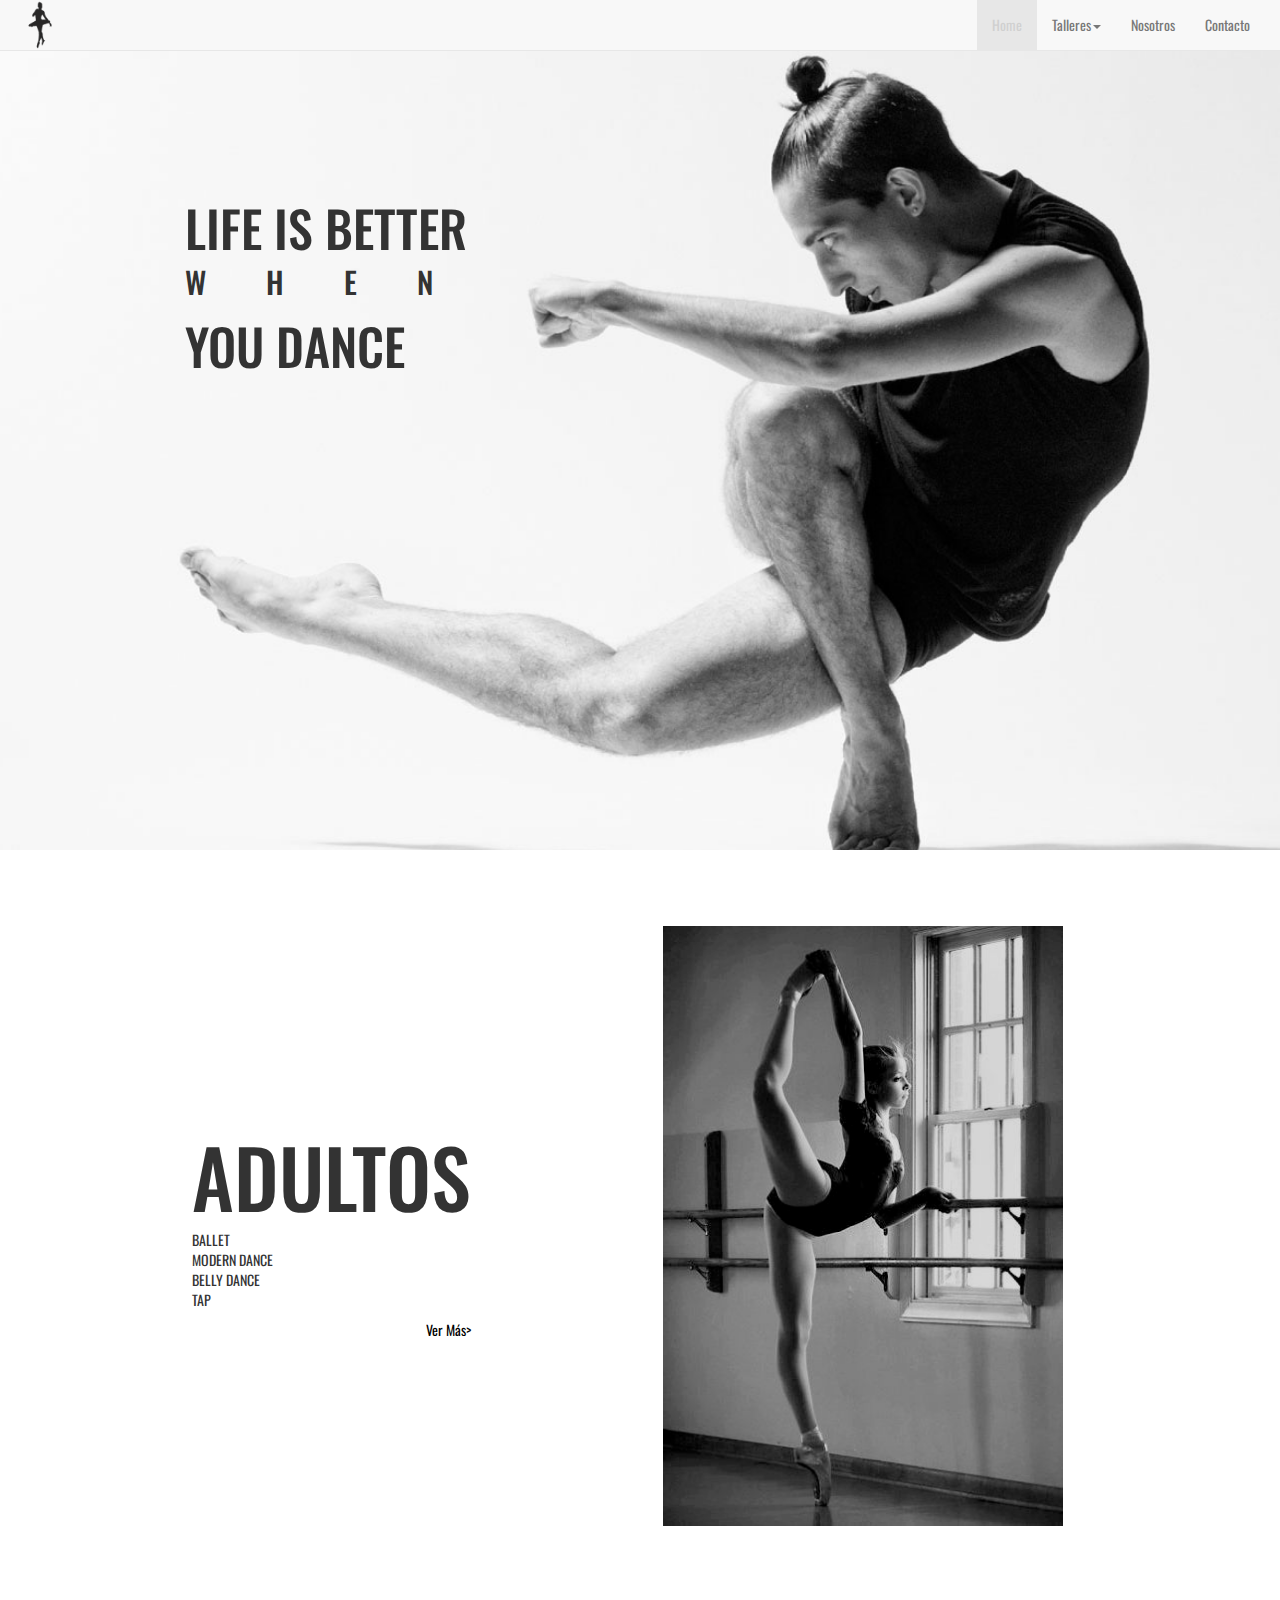
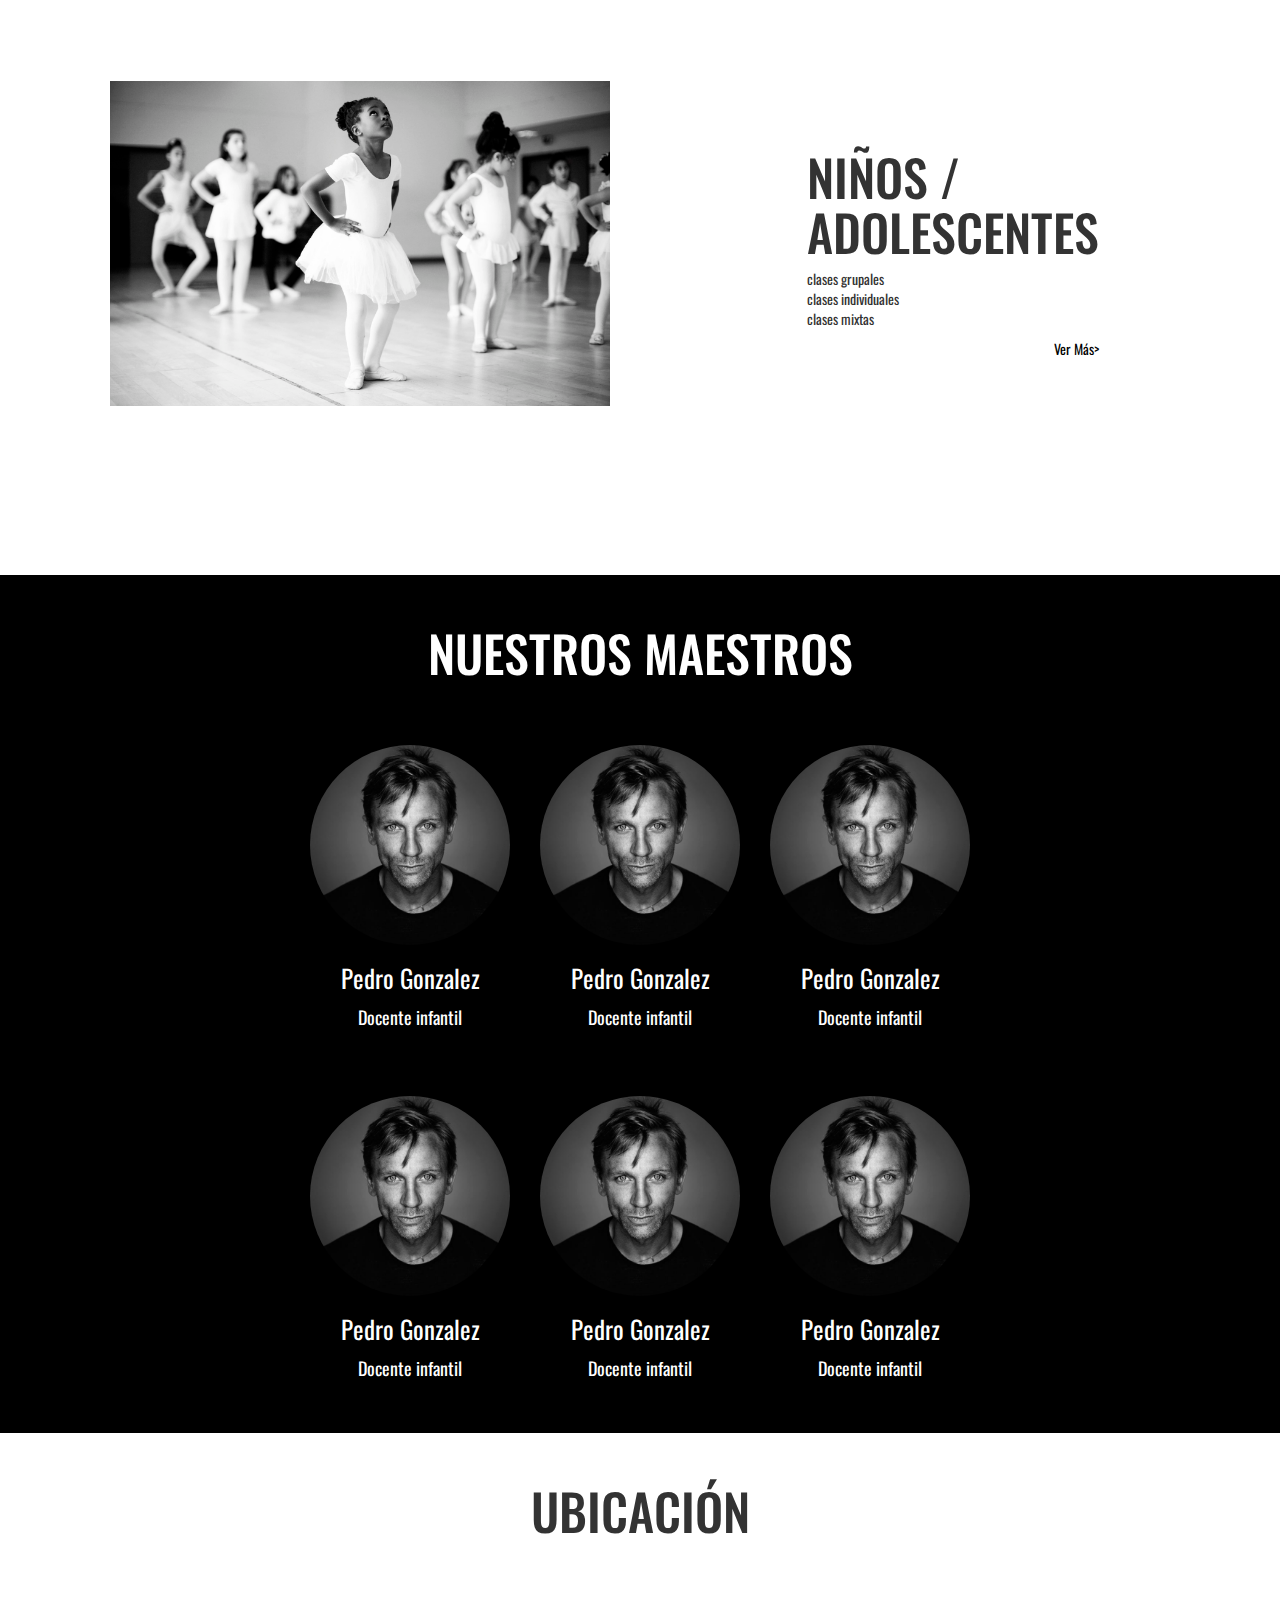
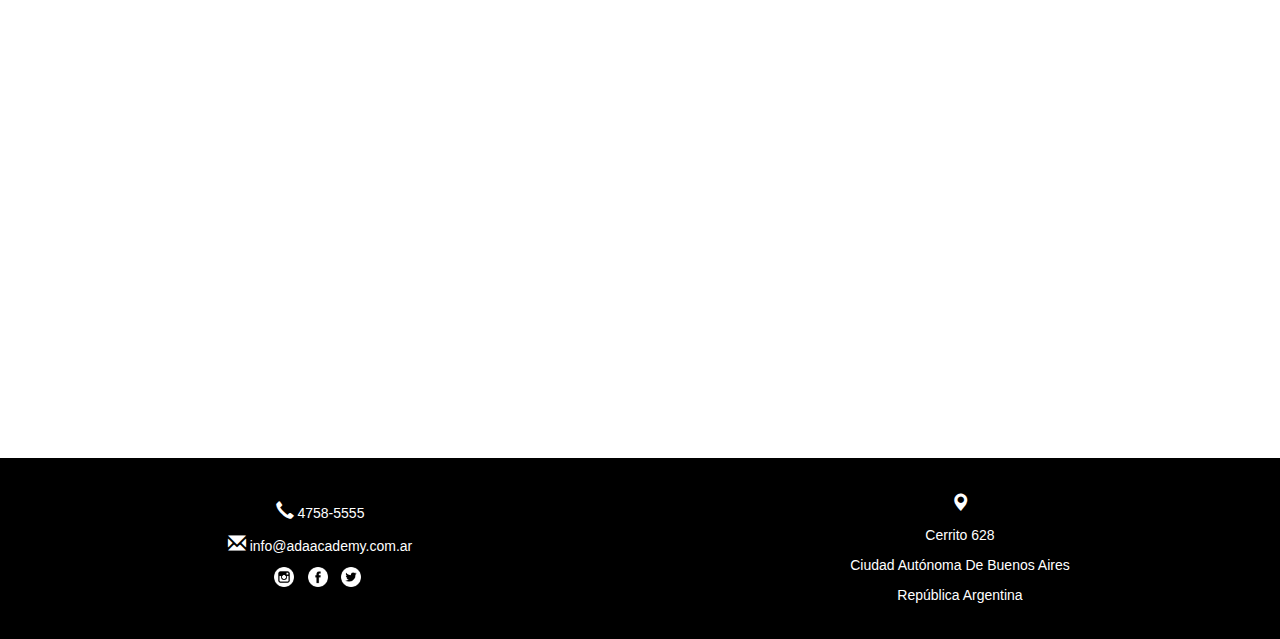
<file: index.html>
<!DOCTYPE html>
<html lang="en">

<head>
    <meta charset="UTF-8">
    <title>Ada Academy - HOME</title>
    <link rel="stylesheet" type="text/css" href="css/bootstrap/css/bootstrap.min.css">
    <link href="https://fonts.googleapis.com/css?family=Oswald:500" rel="stylesheet">
    <link rel="stylesheet" type="text/css" href="css/style.css">
     <script type="text/javascript" src="javascript/jquery-3.2.1.min.js"></script>
    <script type="text/javascript" src="css/bootstrap/js/bootstrap.min.js"></script>
  
</head>

<body>
    <div class="container-fluid">
        
            <header class="row">
            <nav class="col-lg-12 col-md-12 col-sm-12 col-xs-12 navbar navbar-default navbar-fixed-top navegador">
                <div class="navbar-header">
                    <img class="pull-left img-responsive hidden-lg hidden-md" src="img/logo.png" alt="">
                    <img class="pull-left img-responsive hidden-sm hidden-xs" src="img/logo.png" alt="">
                    <button type="button" class="navbar-toggle btn btn-lg pull-right" data-toggle="collapse" data-target="#myFirstNavbar">
                        <span class="glyphicon glyphicon-menu-hamburger" aria-hidden="true"></span>
                    </button>
                </div>
                <div class="collapse navbar-collapse" id="myFirstNavbar">
                    <ul class="nav navbar-nav pull-right hidden-xs ulLg">
                        <li class="active"><a href="index.html">Home</a></li>
                        <li class="dropdown">
                            <a class="dropdown-toggle" data-toggle="dropdown" href="../html/Nosotros.html">Talleres<span class="caret"></span></a>
                            <ul class="dropdown-menu" id="ulXs">
                                <li class="well-sm"><a href="adults.html">Adults</a></li>
                                <li class="well-sm"><a href="../html/Nosotros.html#Nuestras Instalaciones">Niños / Adolescentes</a></li>
                                

                            </ul>
                        </li>
                        <li><a href="us.html">Nosotros</a></li>
                       
                        <li><a href="../html/contact.html">Contacto</a></li>
                    </ul>
                    <ul class="nav navbar-nav hidden-lg hidden-md hidden-sm" id="ulXs">
                        <li ><a href="index.html">Home</a></li>
                       
                        </li>.
                        <li><a href="us.html">Nosotros</a></li>
                        <li ><a href="contacto.html">Contacto</a></li>
                    </ul>
                </div>
            </nav>
            </header>
      
        
    
            <main class="row mainMargenes">
                <div class="col-lg-12 col-md-12 col-sm-12 col-xs-12" id="inicio">
                <div id="titulo">
                    <h2>
                        LIFE IS BETTER
                    </h2>
                    <h4>WHEN</h4>
                    <h2>YOU DANCE</h2>
                </div>
                </div>
            
                <div id="adultos" class="col-lg-12 col-md-12 col-sm-12 col-xs-12">
                <div class='contenido'>
                    <h2>ADULTOS</h2>
                    <p>BALLET
                        <br> MODERN DANCE
                        <br> BELLY DANCE
                        <br> TAP
                        <br> </p>
                    <a href="adults.html">Ver Más></a>
                </div>
                <div>
                    <img src="img/segunda.jpg">
                </div>
                </div>
                <div id="niños" class="col-lg-12 col-md-12 col-sm-12 col-xs-12">
                <div class="contenido">
                    <h2>NIÑOS / <br> ADOLESCENTES</h2>
                    <p>clases grupales
                        <br>clases individuales
                        <br> clases mixtas</p>
                    <a href="#">Ver Más></a>
                </div>
                <div>
                    <img src="img/niños.jpg">
                </div>
                </div>
                <div id="title" class="col-lg-12 col-md-12 col-sm-12 col-xs-12" id="master">
                    <h2>NUESTROS MAESTROS</h2>
                <div class="col-lg-6 col-md-6 col-sm-6 col-xs-6 maestros">
                    <figure>
                        <img src="img/docente 3.jpg" class="img-responsive">
                        <figcaption>Pedro Gonzalez
                        <br><span>Docente infantil</span></figcaption>
                    </figure>

                    <figure>
                    <img src="img/docente 3.jpg" class="img-responsive">
                    <figcaption>Pedro Gonzalez
                        <br><span>Docente infantil</span></figcaption>
                    </figure>
                    
                    <figure>
                    <img src="img/docente 3.jpg" class="img-responsive">
                    <figcaption>Pedro Gonzalez
                        <br><span>Docente infantil</span></figcaption>
                    </figure>
                </div> <!-- cierro div maestros 1 -->

                <div class="col-lg-6 col-md-6 col-sm-6 col-xs-6 maestros">
                <figure>
                    <img src="img/docente 3.jpg" class="img-responsive">
                    <figcaption>Pedro Gonzalez
                        <br><span>Docente infantil</span></figcaption>
                </figure>
                <figure>
                    <img src="img/docente 3.jpg" class="img-responsive">
                    <figcaption>Pedro Gonzalez
                        <br><span>Docente infantil</span></figcaption>
                </figure>
                <figure>
                    <img src="img/docente 3.jpg" class="img-responsive">
                    <figcaption>Pedro Gonzalez
                        <br><span>Docente infantil</span></figcaption>
                </figure>
            </div><!-- cierro div maestros 2-->
            </div><!-- cierro div master -->
            
            <div id="mapa" class="col-lg-12 col-md-12 col-sm-12 col-xs-12">
                <h2>UBICACIÓN</h2>
                <iframe src="https://www.google.com/maps/embed?pb=!1m18!1m12!1m3!1d3284.8657807684767!2d-58.437199685104844!3d-34.58226256386951!2m3!1f0!2f0!3f0!3m2!1i1024!2i768!4f13.1!3m3!1m2!1s0x95bcb58f588cf76f%3A0x40b4aa03b95377bf!2sGrupo+Vi-Da!5e0!3m2!1ses!2sar!4v1512769958961" width="1480" height="500" frameborder="0" style="border:0" allowfullscreen></iframe>
            </div>
            </main>
        
        <footer class="footer text-center" id="footerMarg">
            <div class="row footerMine">
                <div class="col-md-6 col-sm-12" id="redes">
                <ul class="well-lg">
                    <li>
                        <p><span class="glyphicon glyphicon-earphone" style="white"></span> 4758-5555</p>
                    </li>
                    <li>
                        <p><span class="glyphicon glyphicon-envelope"></span> info@adaacademy.com.ar</p>
                    </li>
                    <li>
                        <ul class="list-inline">
                            <li><a href="#"><img src="img/instagram.png" alt=""></a></li>
                            <li><a href="#"><img src="img/facebook.png" alt=""></a></li>
                            <li><a href="#"><img src="img/twitter.png" alt=""></a></li>
                        </ul>
                    </li>
                </ul>
                </div>
                <div class="col-md-6 col-sm-12">
                <div class="caption text-center well-lg">
                    <p><span class="glyphicon glyphicon-map-marker"></span></p>
                    <p>Cerrito 628</p>
                    <p>Ciudad Autónoma De Buenos Aires</p>
                    <p>República Argentina</p>
                </div>
                </div>
            </div><!-- estilosfooter -->
        </footer>
    </div>
</body>

</html>
</file>
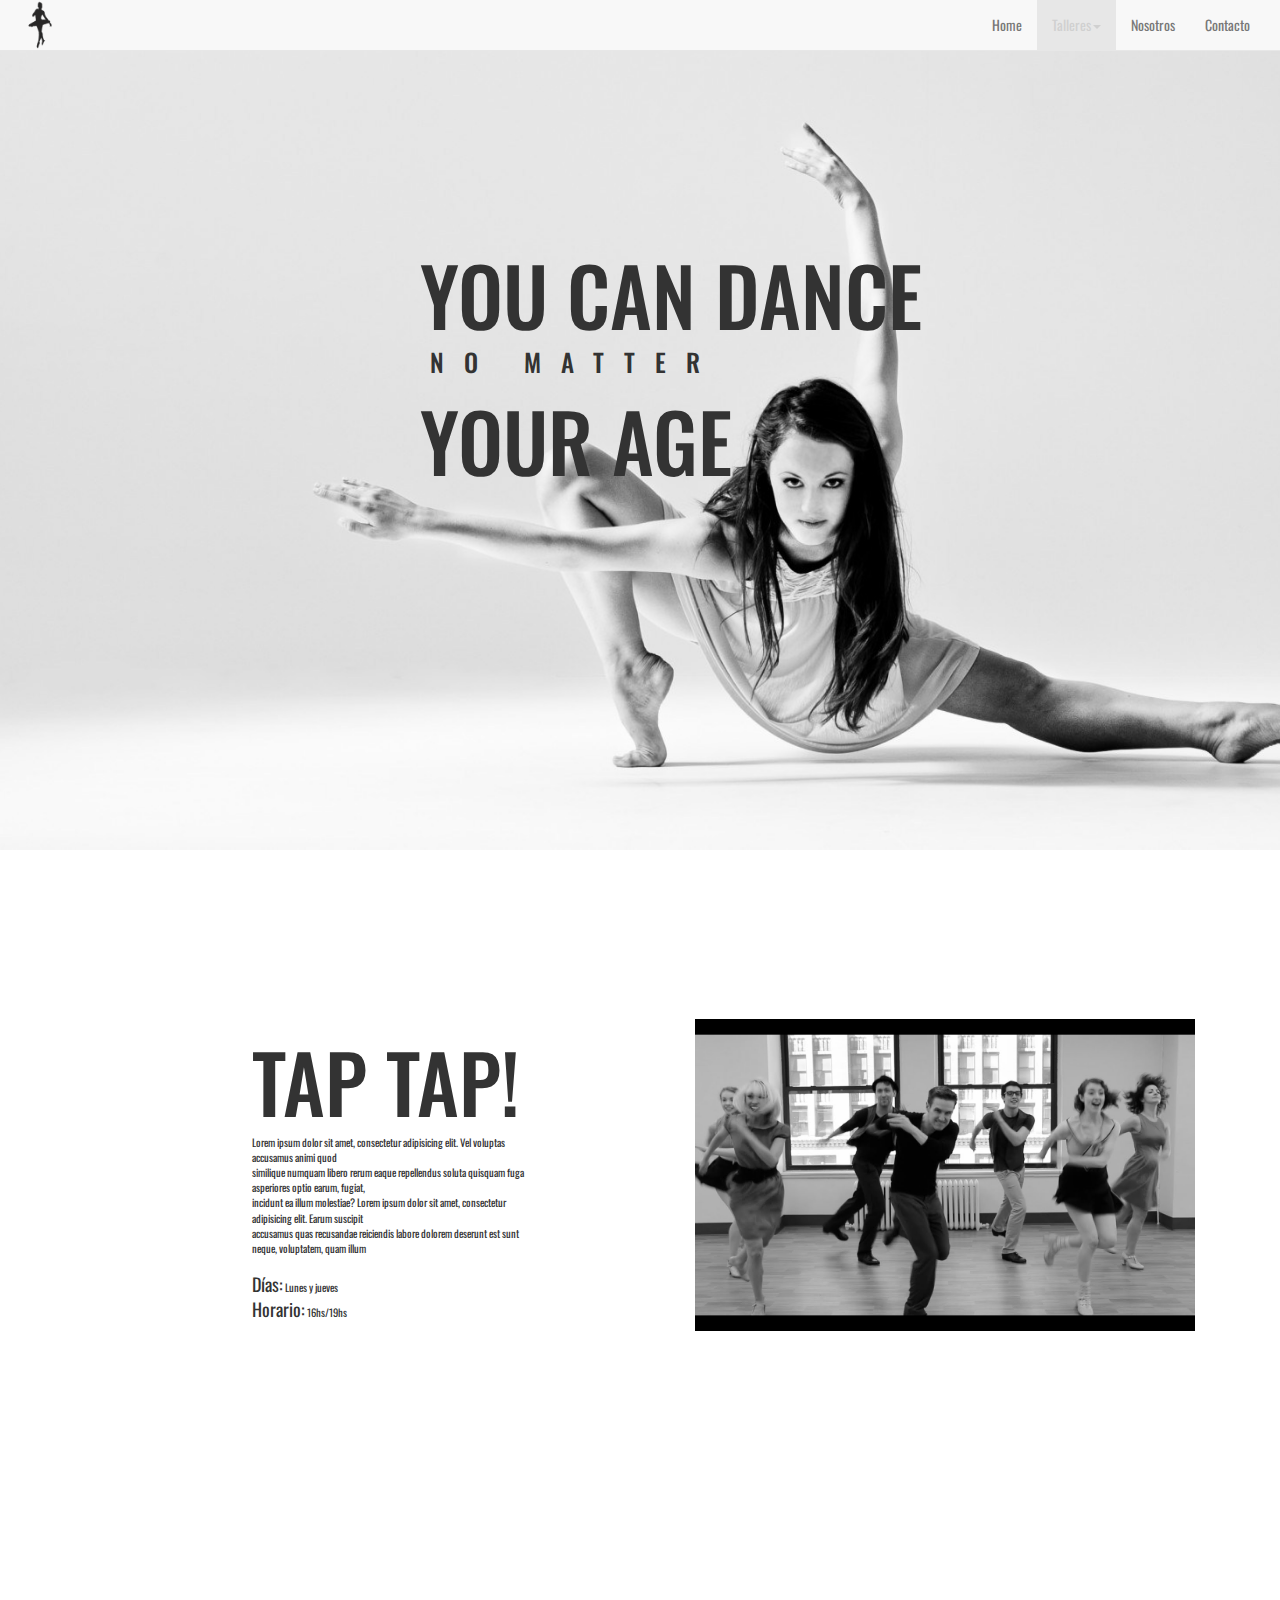
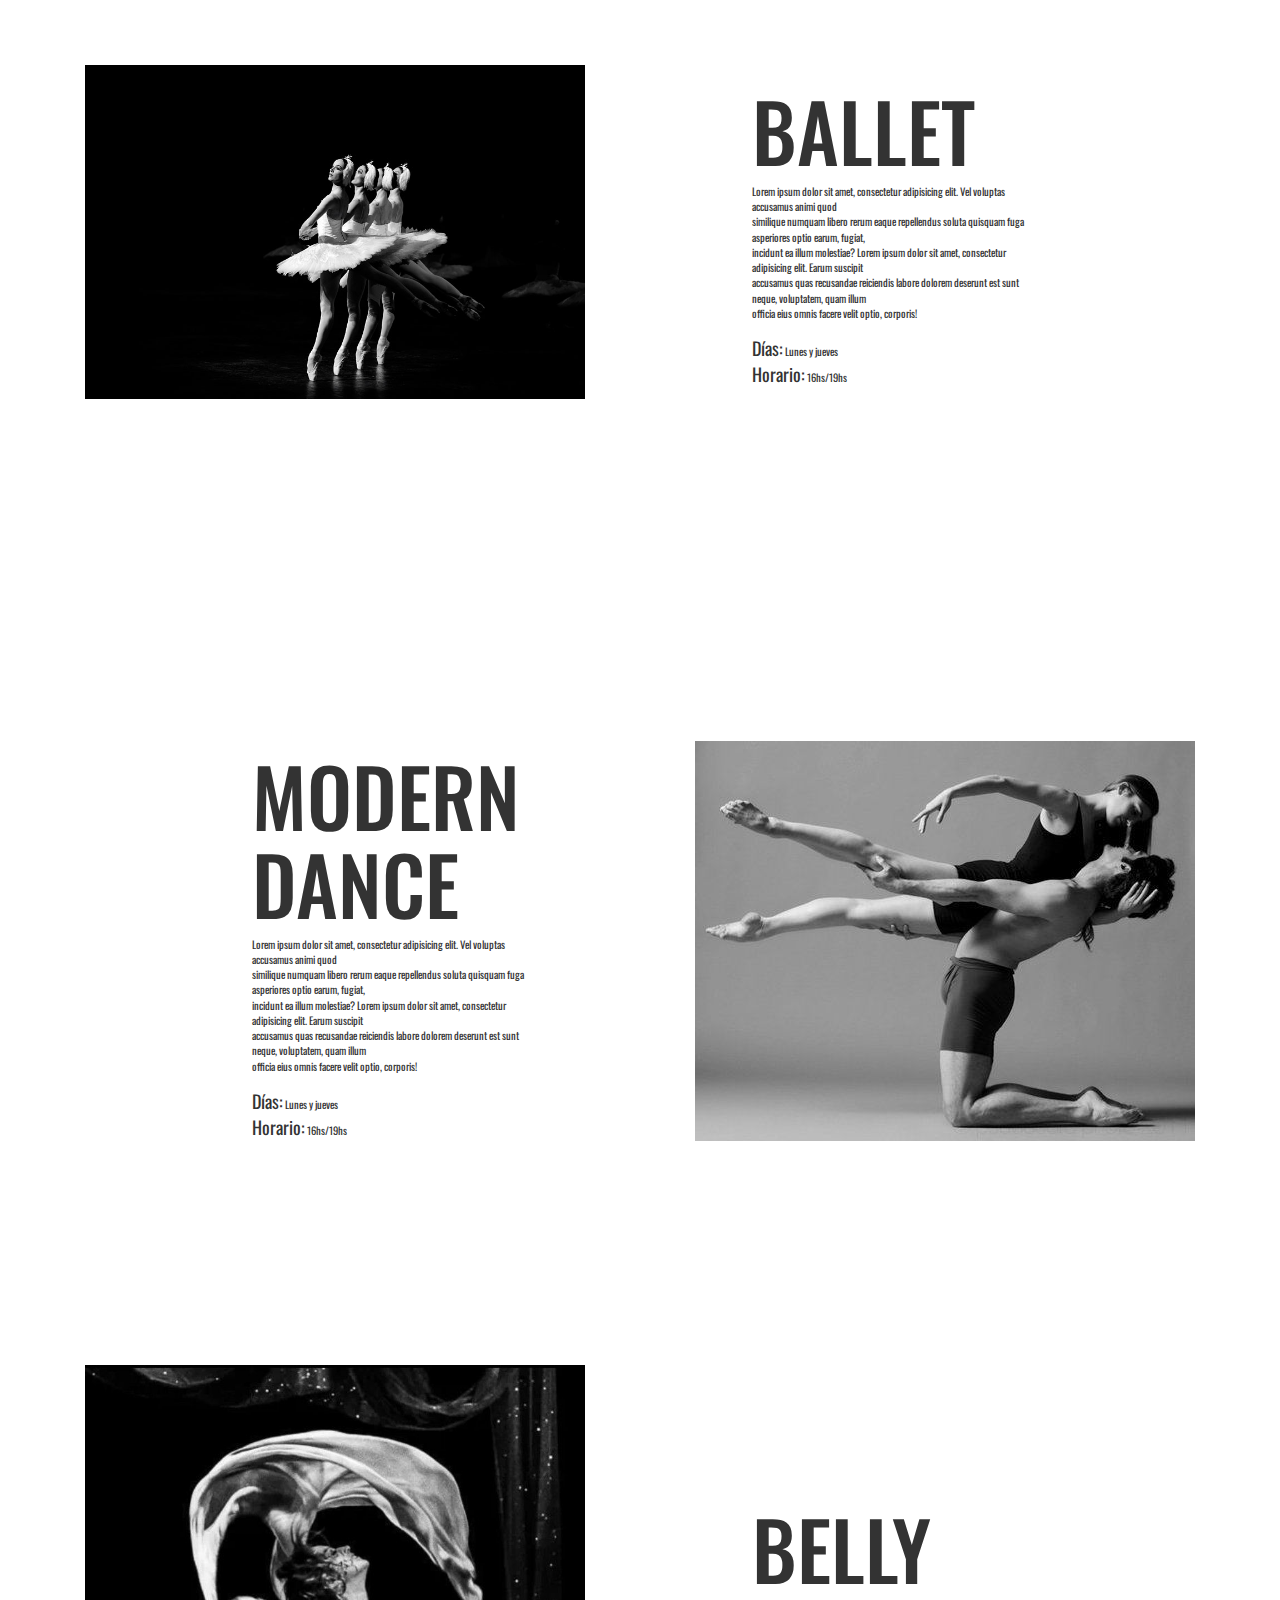
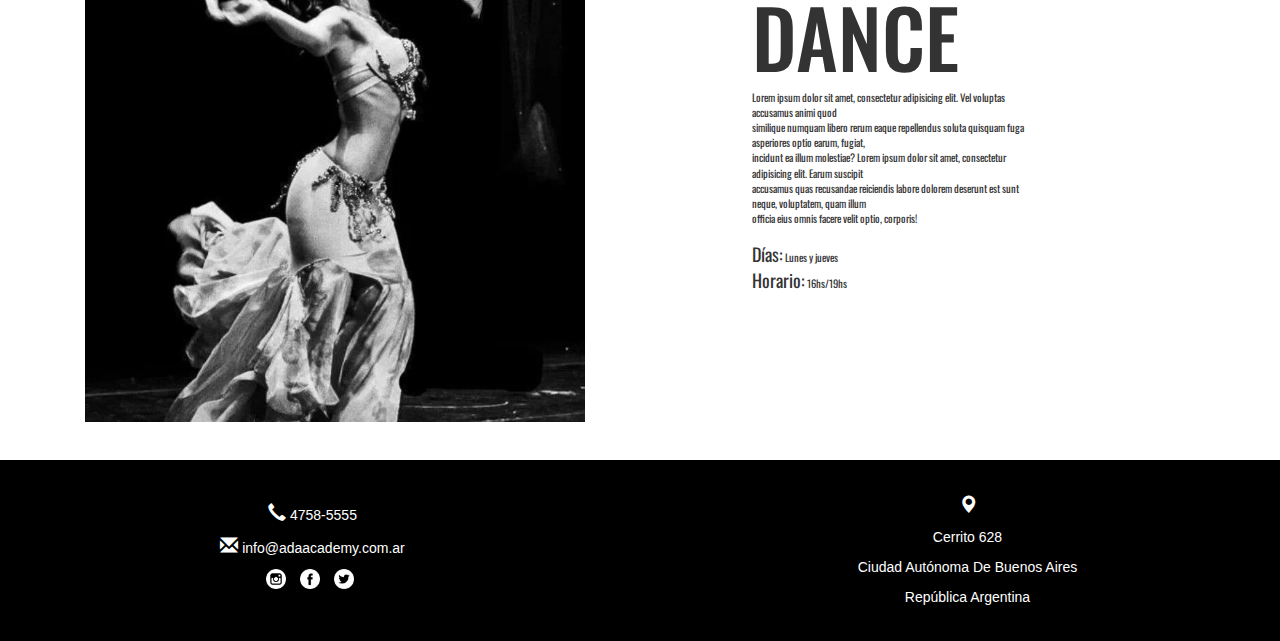
<file: adults.html>
<!DOCTYPE html>
<html lang="en">

<head>
    <meta charset="UTF-8">
    <title>Ada Academy - ADULTOS</title>
    <link rel="stylesheet" type="text/css" href="css/bootstrap/css/bootstrap.min.css">
    <link href="https://fonts.googleapis.com/css?family=Oswald:500" rel="stylesheet">
    <link rel="stylesheet" type="text/css" href="css/style.css">
     <script type="text/javascript" src="javascript/jquery-3.2.1.min.js"></script>
    <script type="text/javascript" src="css/bootstrap/js/bootstrap.min.js"></script>
  
    <link rel="stylesheet" type="text/css" href="css/adultos.css">
</head>

<body>
    <!--<div class="container-fluid">-->
        <header class="row">
            <nav class="col-lg-12 col-md-12 col-sm-12 col-xs-12 navbar navbar-default navbar-fixed-top navegador">
                <div class="navbar-header">
                    <img class="pull-left img-responsive hidden-lg hidden-md" src="img/logo.png" alt="">
                    <img class="pull-left img-responsive hidden-sm hidden-xs" src="img/logo.png" alt="">
                    <button type="button" class="navbar-toggle btn btn-lg pull-right" data-toggle="collapse" data-target="#myFirstNavbar">
                        <span class="glyphicon glyphicon-menu-hamburger" aria-hidden="true"></span>
                    </button>
                </div>
                <div class="collapse navbar-collapse" id="myFirstNavbar">
                    <ul class="nav navbar-nav pull-right hidden-xs ulLg">
                        <li ><a href="index.html">Home</a></li>
                        <li class="dropdown active">
                            <a class="dropdown-toggle" data-toggle="dropdown" href="../html/Nosotros.html">Talleres<span class="caret"></span></a>
                            <ul class="dropdown-menu" id="ulXs">
                                <li class="well-sm"><a href="adults.html">Adults</a></li>
                                <li class="well-sm"><a href="../html/Nosotros.html#Nuestras Instalaciones">Niños / Adolescentes</a></li>
                                

                            </ul>
                        </li>
                        <li><a href="us.html">Nosotros</a></li>
                       
                        <li><a href="../html/contact.html">Contacto</a></li>
                    </ul>
                    <ul class="nav navbar-nav hidden-lg hidden-md hidden-sm" id="ulXs">
                        <li ><a href="index.html">Home</a></li>
                       
                        </li>.
                        <li><a href="us.html">Nosotros</a></li>
                        <li ><a href="contact.html">Contacto</a></li>
                    </ul>
                </div>
            </nav>
        </header>
        <!--______________________________________________________-->
        <main class="row mainMargenes">
            <div class="col-lg-12 col-md-12 col-sm-12 col-xs-12" id="adults">
               <div id="matter">
                <h2>
                    YOU CAN DANCE
                </h2>
                <h4>NO MATTER</h4>
                <h2>YOUR AGE</h2>
            </div>
            </div>
        </main>

        <div class="container">
            <div id="tap" class="col-md-12 col-sm-6  dancing">
                <div class="contenido">
                    <h2>TAP TAP!</h2>
                    <p>Lorem ipsum dolor sit amet, consectetur adipisicing elit. Vel voluptas accusamus animi quod
                        <br>similique numquam libero rerum eaque repellendus soluta quisquam fuga asperiores optio earum, fugiat,
                        <br> incidunt ea illum molestiae? Lorem ipsum dolor sit amet, consectetur adipisicing elit. Earum suscipit
                        <br> accusamus quas recusandae reiciendis labore dolorem deserunt est sunt neque, voluptatem, quam illum
                        <br><br><span>Días:</span> Lunes y jueves
                        <br><span>Horario:</span> 16hs/19hs</p>
                    
                </div>
                <div>
                    <img src="img/tap.jpg">
                </div>
            </div>
                <div id="ballet" class="col-md-12 col-sm-6 dancing">
                    <div class="contenido">
                        <h2>BALLET</h2>
                       <p>Lorem ipsum dolor sit amet, consectetur adipisicing elit. Vel voluptas accusamus animi quod
                        <br>similique numquam libero rerum eaque repellendus soluta quisquam fuga asperiores optio earum, fugiat,
                        <br> incidunt ea illum molestiae? Lorem ipsum dolor sit amet, consectetur adipisicing elit. Earum suscipit
                        <br> accusamus quas recusandae reiciendis labore dolorem deserunt est sunt neque, voluptatem, quam illum
                        <br>officia eius omnis facere velit optio, corporis!<br><br><span>Días:</span> Lunes y jueves
                        <br><span>Horario:</span> 16hs/19hs</p>
                    </div>
                    <div>
                        <img src="img/ballet.jpg">
                    </div>
                </div>
                    <div id="modern" class="col-md-12 col-sm-6  dancing">
                        <div class="contenido">
                            <h2>MODERN DANCE</h2>
                            <p>Lorem ipsum dolor sit amet, consectetur adipisicing elit. Vel voluptas accusamus animi quod
                        <br>similique numquam libero rerum eaque repellendus soluta quisquam fuga asperiores optio earum, fugiat,
                        <br> incidunt ea illum molestiae? Lorem ipsum dolor sit amet, consectetur adipisicing elit. Earum suscipit
                        <br> accusamus quas recusandae reiciendis labore dolorem deserunt est sunt neque, voluptatem, quam illum
                        <br>officia eius omnis facere velit optio, corporis!<br><br><span>Días:</span> Lunes y jueves
                        <br><span>Horario:</span> 16hs/19hs</p>
                        </div>
                        <div>
                            <img src="img/contem.jpg">
                        </div>
                    </div>
                        <div id="belly" class="col-md-12 col-sm-6  dancing">
                            <div class='contenido'>
                                <h2>BELLY DANCE</h2>
                                 <p>Lorem ipsum dolor sit amet, consectetur adipisicing elit. Vel voluptas accusamus animi quod
                        <br>similique numquam libero rerum eaque repellendus soluta quisquam fuga asperiores optio earum, fugiat,
                        <br> incidunt ea illum molestiae? Lorem ipsum dolor sit amet, consectetur adipisicing elit. Earum suscipit
                        <br> accusamus quas recusandae reiciendis labore dolorem deserunt est sunt neque, voluptatem, quam illum
                        <br>officia eius omnis facere velit optio, corporis!<br><br><span>Días:</span> Lunes y jueves
                        <br><span>Horario:</span> 16hs/19hs</p>                          </div>  
                            <div>
                                <img src="img/arabic.jpg">
                            </div>
                            </div>
                        </div>
            </div>
       <footer class="footer text-center" id="footerMarg">
            <div class="row footerMine">
                <div class="col-md-6 col-sm-12" id="redes">
                <ul class="well-lg">
                    <li>
                        <p><span class="glyphicon glyphicon-earphone" style="white"></span> 4758-5555</p>
                    </li>
                    <li>
                        <p><span class="glyphicon glyphicon-envelope"></span> info@adaacademy.com.ar</p>
                    </li>
                    <li>
                        <ul class="list-inline">
                            <li><a href="#"><img src="img/instagram.png" alt=""></a></li>
                            <li><a href="#"><img src="img/facebook.png" alt=""></a></li>
                            <li><a href="#"><img src="img/twitter.png" alt=""></a></li>
                        </ul>
                    </li>
                </ul>
                </div>
                <div class="col-md-6 col-sm-12">
                <div class="caption text-center well-lg">
                    <p><span class="glyphicon glyphicon-map-marker"></span></p>
                    <p>Cerrito 628</p>
                    <p>Ciudad Autónoma De Buenos Aires</p>
                    <p>República Argentina</p>
                </div>
                </div>
            </div><!-- estilosfooter -->
        </footer>
</body>

</html>
</file>
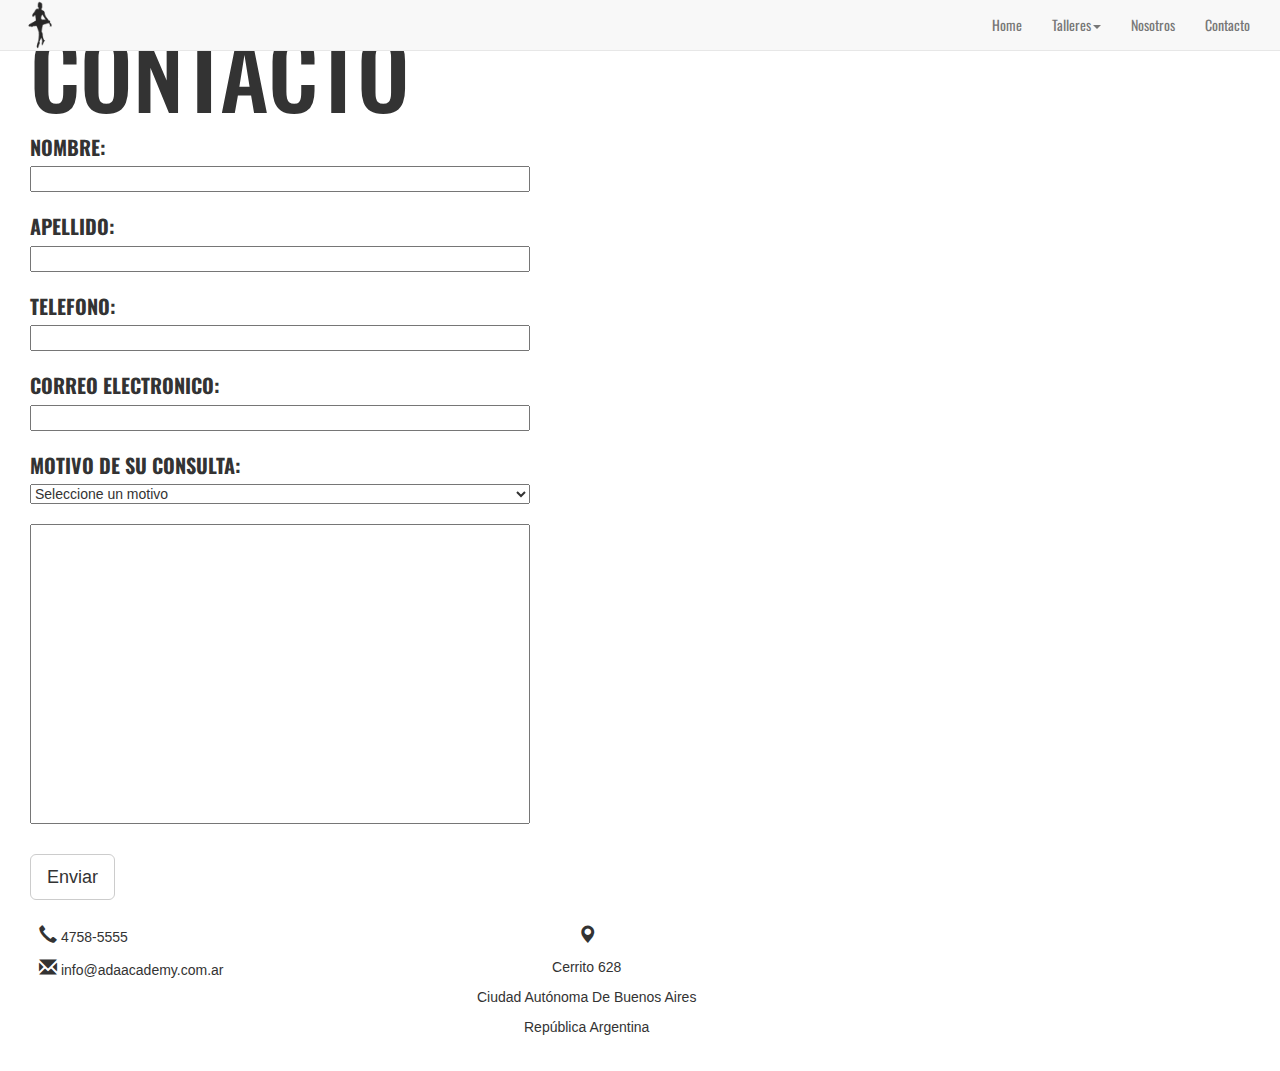
<file: contact.html>
<!DOCTYPE html>
<html lang="en">

<head>
    <meta charset="UTF-8">
    <title>Ada Academy - CONTACTO</title>
    <link rel="stylesheet" type="text/css" href="css/bootstrap/css/bootstrap.min.css">
    <link href="https://fonts.googleapis.com/css?family=Oswald:500" rel="stylesheet">
    <link rel="stylesheet" type="text/css" href="css/style.css">
     <script type="text/javascript" src="javascript/jquery-3.2.1.min.js"></script>
    <script type="text/javascript" src="css/bootstrap/js/bootstrap.min.js"></script>
   <script type="text/javascript" src="javascript/formulario.js"></script>
    <link rel="stylesheet" type="text/css" href="css/contacto.css">
</head>

<body>
    <div class="container-fluid">
        <header class="row">
            <nav class="col-lg-12 col-md-12 col-sm-12 col-xs-12 navbar navbar-default navbar-fixed-top navegador">
                <div class="navbar-header">
                    <img class="pull-left img-responsive hidden-lg hidden-md" src="img/logo.png" alt="">
                    <img class="pull-left img-responsive hidden-sm hidden-xs" src="img/logo.png" alt="">
                    <button type="button" class="navbar-toggle btn btn-lg pull-right" data-toggle="collapse" data-target="#myFirstNavbar">
                        <span class="glyphicon glyphicon-menu-hamburger" aria-hidden="true"></span>
                    </button>
                </div>
                <div class="collapse navbar-collapse" id="myFirstNavbar">
                    <ul class="nav navbar-nav pull-right hidden-xs ulLg">
                        <li><a href="index.html">Home</a></li>
                        <li class="dropdown">
                            <a class="dropdown-toggle" data-toggle="dropdown" href="../html/Nosotros.html">Talleres<span class="caret"></span></a>
                            <ul class="dropdown-menu" id="ulXs">
                                <li class="well-sm"><a href="adults.html">Adults</a></li>
                                <li class="well-sm"><a href="../html/Nosotros.html#Nuestras Instalaciones">Niños / Adolescentes</a></li>
                                

                            </ul>
                        </li>
                        <li><a href="us.html">Nosotros</a></li>
                       
                        <li><a href="../html/contact.html">Contacto</a></li>
                    </ul>
                    <ul class="nav navbar-nav hidden-lg hidden-md hidden-sm" id="ulXs">
                        <li ><a href="index.html">Home</a></li>
                       
                        </li>.
                        <li><a href="us.html">Nosotros</a></li>
                        <li class="active"><a href="#">Contacto</a></li>
                    </ul>
                </div>
            </nav>
        </header>
        <!--//////////////////////////////////////////////////////////////////////////////////////////////////////////////////////////////////////////////////////////////-->
        <main>
            <div class="col-lg-12 col-md-12 col-sm-12 col-xs-12">
                <h1>CONTACTO</h1>
            </div>
            <div class="col-lg-12 col-md-12 col-sm-12 col-xs-12">
                <form id="form">
                    <label>NOMBRE:</label>
                    <input type="text" name="nombre" id="nombre">
                    <label>APELLIDO:</label>
                    <input type="text" name="apellido" id="apellido">
                    <label>TELEFONO:</label>
                    <input type="text" id="tel">
                    <label>CORREO ELECTRONICO:</label>
                    <input type="text" name="" id="mail">
                    <label>MOTIVO DE SU CONSULTA:</label>
                    <select class="email space" name="Motiv" id='mov'>
                        <option>Seleccione un motivo</option>
                        <option value="consulta">Solo consulta</option>
                        <option value="inscription">Quiero inscribirme</option>
                        <option value="price">Quiero saber el costo</option>
                        <label>CONSULTA: </label>
                        <input type="text" name="" id="consulta">
                </form>
                <button type="submit" class="btn btn-default btn-lg" id='submit'>Enviar</button>
            </div>
        </main>


<!--/////////////////////////////////////////////////////////////////////////-->        
                <footer class="row ">
            <div class="estilosfooter">
            <div class="col-lg-4 col-md-4 col-sm-4 col-xs-7 footer">
                <ul class="well-lg">
                    <li>
                        <p><span class="glyphicon glyphicon-earphone" style="white"></span> 4758-5555</p>
                    </li>
                    <li>
                        <p><span class="glyphicon glyphicon-envelope"></span> info@adaacademy.com.ar</p>
                    </li>
                    <li>
                        <ul class="list-inline">
                            <li><a href="#"><img src="img/instagram.png" alt=""></a></li>
                            <li><a href="#"><img src="img/facebook.png" alt=""></a></li>
                            <li><a href="#"><img src="img/twitter.png" alt=""></a></li>
                        </ul>
                    </li>
                </ul>
            </div>
            <div class="col-lg-3 col-md-3 col-sm-3 col-xs-5  footer">
                <div class="caption text-center well-lg">
                    <p><span class="glyphicon glyphicon-map-marker"></span></p>
                    <p>Cerrito 628</p>
                    <p>Ciudad Autónoma De Buenos Aires</p>
                    <p>República Argentina</p>
                </div>
            </div>
        </div><!-- fin ubicacion -->
        </footer>
        
</body>

</html>
</file>
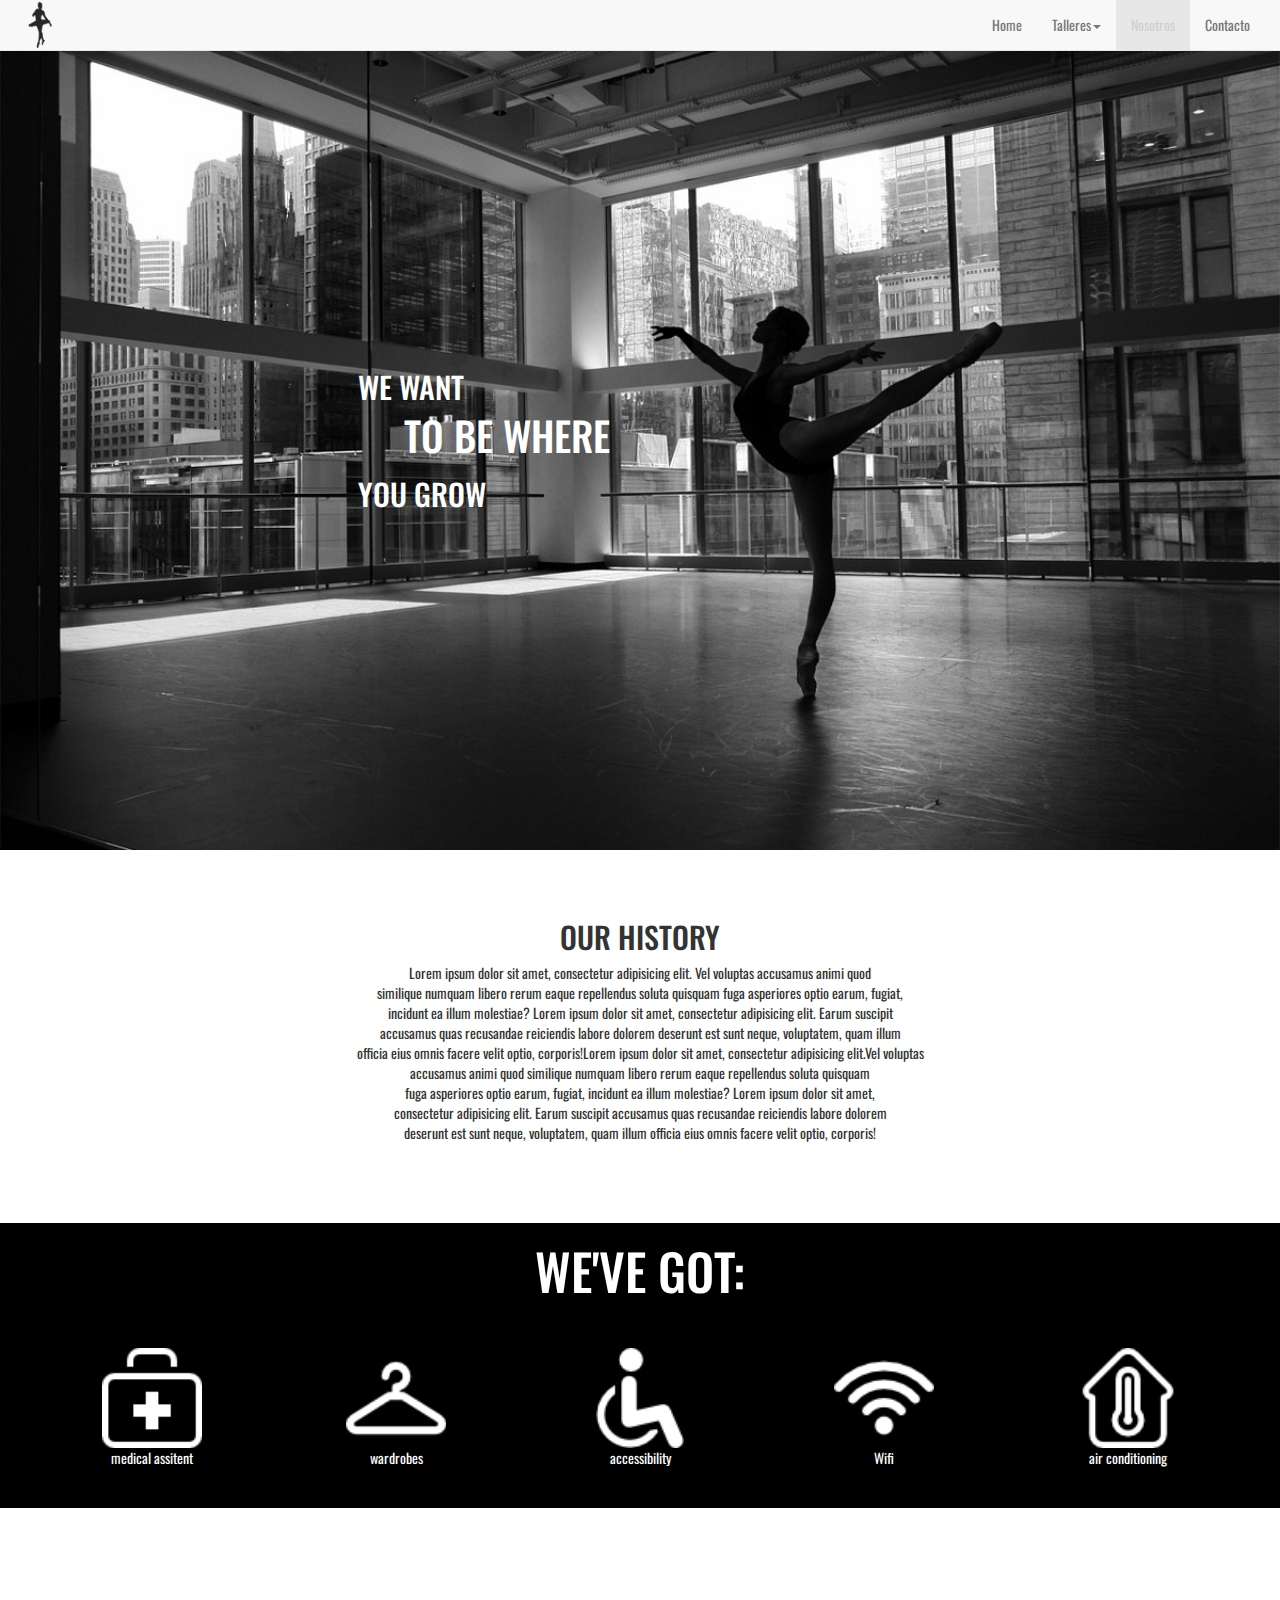
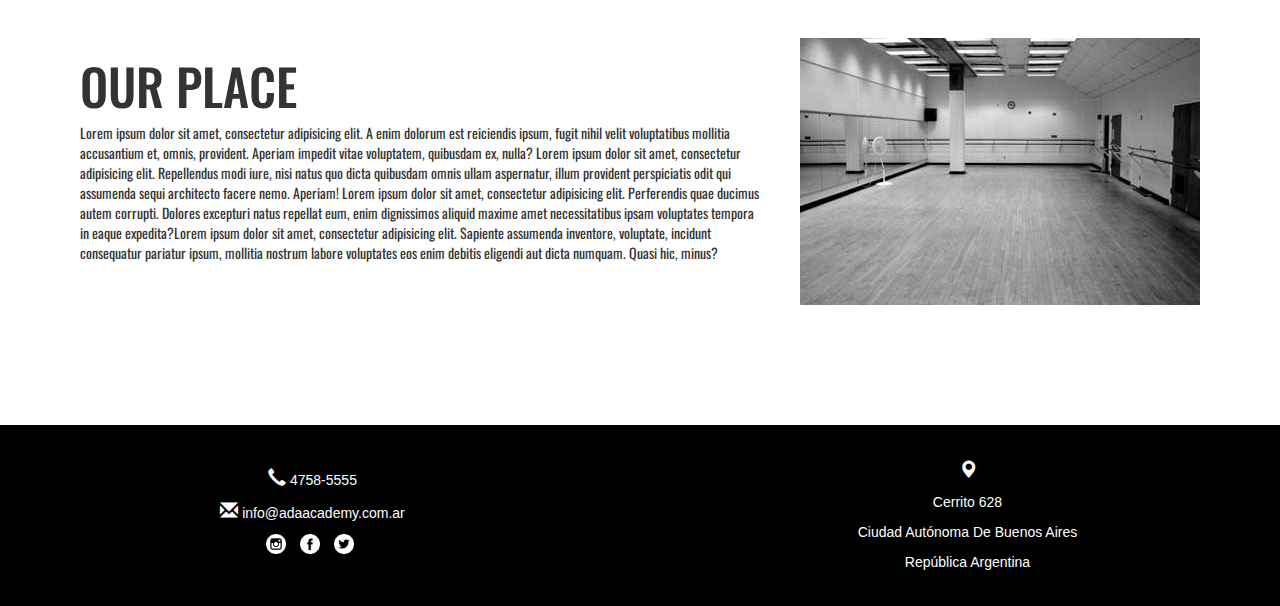
<file: us.html>
<!DOCTYPE html>
<html lang="en">

<head>
    <meta charset="UTF-8">
    <title>Ada Academy - NOSOTROS</title>
    <link rel="stylesheet" type="text/css" href="css/bootstrap/css/bootstrap.min.css">
    <link href="https://fonts.googleapis.com/css?family=Oswald:500" rel="stylesheet">
    <link rel="stylesheet" type="text/css" href="css/style.css">
     <script type="text/javascript" src="javascript/jquery-3.2.1.min.js"></script>
    <script type="text/javascript" src="css/bootstrap/js/bootstrap.min.js"></script>
  <link rel="stylesheet" type="text/css" href="css/us.css">

</head>

<body>
    <div class="container-fluid">
        <header class="row">
            <nav class="col-lg-12 col-md-12 col-sm-12 col-xs-12 navbar navbar-default navbar-fixed-top navegador">
                <div class="navbar-header">
                    <img class="pull-left img-responsive hidden-lg hidden-md" src="img/logo.png" alt="">
                    <img class="pull-left img-responsive hidden-sm hidden-xs" src="img/logo.png" alt="">
                    <button type="button" class="navbar-toggle btn btn-lg pull-right" data-toggle="collapse" data-target="#myFirstNavbar">
                        <span class="glyphicon glyphicon-menu-hamburger" aria-hidden="true"></span>
                    </button>
                </div>
                <div class="collapse navbar-collapse" id="myFirstNavbar">
                    <ul class="nav navbar-nav pull-right hidden-xs ulLg">
                        <li><a href="index.html">Home</a></li>
                        <li class="dropdown">
                            <a class="dropdown-toggle" data-toggle="dropdown" href="../html/Nosotros.html">Talleres<span class="caret"></span></a>
                            <ul class="dropdown-menu" id="ulXs">
                                <li class="well-sm"><a href="adults.html">Adults</a></li>
                                <li class="well-sm"><a href="../html/Nosotros.html#Nuestras Instalaciones">Niños / Adolescentes</a></li>
                                

                            </ul>
                        </li>
                        <li class="active"><a href="us.html">Nosotros</a></li>
                       
                        <li><a href="../html/contact.html">Contacto</a></li>
                    </ul>
                    <ul class="nav navbar-nav hidden-lg hidden-md hidden-sm" id="ulXs">
                        <li ><a href="index.html">Home</a></li>
                       
                        </li>.
                        <li class="active"><a href="us.html">Nosotros</a></li>
                        <li ><a href="contact.html">Contacto</a></li>
                    </ul>
                </div>
            </nav>
        </header>
                <!--////////////////////////////////////////////////////////////////////////////////////////////////////////////////////////////////////////////////////////-->
        <main class="row">
            <div class="col-lg-12 col-md-12 col-sm-12 col-xs-12" id="adults">
               <div id="crecer">
                <h2>
                    WE WANT 
                </h2>
                <h4>TO BE WHERE</h4>
                <h2>YOU GROW</h2>
            </div>
            </div>
            <div class="col-lg-12 col-md-12 col-sm-12 col-sm-12 col-xs-12 historia">
                <h2>OUR HISTORY</h2>
                <p>Lorem ipsum dolor sit amet, consectetur adipisicing elit. Vel voluptas accusamus animi quod
                    <br>similique numquam libero rerum eaque repellendus soluta quisquam fuga asperiores optio earum, fugiat,
                    <br> incidunt ea illum molestiae? Lorem ipsum dolor sit amet, consectetur adipisicing elit. Earum suscipit
                    <br> accusamus quas recusandae reiciendis labore dolorem deserunt est sunt neque, voluptatem, quam illum
                    <br>officia eius omnis facere velit optio, corporis!Lorem ipsum dolor sit amet, consectetur adipisicing elit.Vel voluptas
                    <br> accusamus animi quod similique numquam libero rerum eaque repellendus soluta quisquam
                    <br> fuga asperiores optio earum, fugiat, incidunt ea illum molestiae? Lorem ipsum dolor sit amet,
                    <br>consectetur adipisicing elit. Earum suscipit accusamus quas recusandae reiciendis labore dolorem
                    <br>deserunt est sunt neque, voluptatem, quam illum officia eius omnis facere velit optio, corporis! </p>
            </div>
            <div class="col-lg-12 col-md-12 col-sm-12 col-sm-12 col-xs-12 title">
                <h2>WE'VE GOT:</h2>
                <div>
                    <div class="col-lg-12 col-md-12 col-sm-12 col-sm-12 col-xs-12" id='icon'>
                        <figure>
                            <img src="img/medico.png">
                            <figcaption>medical assitent</figcaption>
                        </figure>
                        <figure>
                            <img src="img/hanger.png">
                            <figcaption>wardrobes</figcaption>
                        </figure>
                        <figure>
                            <img src="img/access.png">
                            <figcaption>accessibility</figcaption>
                        </figure>
                        <figure>
                            <img src="img/wifi.png">
                            <figcaption>Wifi</figcaption>
                        </figure>
                        <figure>
                            <img src="img/clima.png">
                            <figcaption>air conditioning</figcaption>
                        </figure>
                    </div>
                </div>
            </div>
            <div class="col-lg-12 col-md-12 col-sm-12 col-sm-12 col-xs-12 espacio">
                <div>
                    <h2>OUR PLACE</h2>
                    <p>Lorem ipsum dolor sit amet, consectetur adipisicing elit. A enim dolorum est reiciendis ipsum, fugit nihil velit voluptatibus mollitia accusantium et, omnis, provident. Aperiam impedit vitae voluptatem, quibusdam ex, nulla? Lorem ipsum dolor sit amet, consectetur adipisicing elit. Repellendus modi iure, nisi natus quo dicta quibusdam omnis ullam aspernatur, illum provident perspiciatis odit qui assumenda sequi architecto facere nemo. Aperiam! Lorem ipsum dolor sit amet, consectetur adipisicing elit. Perferendis quae ducimus autem corrupti. Dolores excepturi natus repellat eum, enim dignissimos aliquid maxime amet necessitatibus ipsam voluptates tempora in eaque expedita?Lorem ipsum dolor sit amet, consectetur adipisicing elit. Sapiente assumenda inventore, voluptate, incidunt consequatur pariatur ipsum, mollitia nostrum labore voluptates eos enim debitis eligendi aut dicta numquam. Quasi hic, minus?</p>
                </div>
                <div>
                    <img src="img/dance.jpg">
                </div>
            </div>
    </div>
</main>
      <footer class="footer text-center" id="footerMarg">
            <div class="row footerMine">
                <div class="col-md-6 col-sm-12" id="redes">
                <ul class="well-lg">
                    <li>
                        <p><span class="glyphicon glyphicon-earphone" style="white"></span> 4758-5555</p>
                    </li>
                    <li>
                        <p><span class="glyphicon glyphicon-envelope"></span> info@adaacademy.com.ar</p>
                    </li>
                    <li>
                        <ul class="list-inline">
                            <li><a href="#"><img src="img/instagram.png" alt=""></a></li>
                            <li><a href="#"><img src="img/facebook.png" alt=""></a></li>
                            <li><a href="#"><img src="img/twitter.png" alt=""></a></li>
                        </ul>
                    </li>
                </ul>
                </div>
                <div class="col-md-6 col-sm-12">
                <div class="caption text-center well-lg">
                    <p><span class="glyphicon glyphicon-map-marker"></span></p>
                    <p>Cerrito 628</p>
                    <p>Ciudad Autónoma De Buenos Aires</p>
                    <p>República Argentina</p>
                </div>
                </div>
            </div><!-- estilosfooter -->
        </footer>
</body>

</html>
</file>
<file: css/style.css>
* {
    margin: 0px;
}

.navegador img {
    width: 50px;
    display: flex;
    align-items: center margin-top:5px;
}

header .active a {
    color: #D0D0D0 !important;
}

header .nav>li>a:hover {

    /*background-color: #D0E5C6;*/
    color: #000;
}



header #ulXs li {
    border-bottom: 0.1em solid #D0E5C6;
}

header {
    font-family: 'oswald';
    src: url(fonts/oswald-medium.ttf);
    font-style: none;
    color: black;
    text-decoration: none;
}

a {
    text-decoration: none;
    color: black;
}
/*--------------------------------------------------------------------------
---------------------------------------------------------------------------
--------------------------------------------------------------------------*/
#inicio {
    font-family: 'oswald';
    src: url(fonts/oswald-bold.ttf);
    background-image: url("../img/primera.jpg");
    background-size: cover;
    margin-top: 50px;
    padding: 0;
    /*width: 1200px;*/
    height: 800px;
}

#titulo {
    margin-left: 200px;
    margin-top: 150px;
}

#inicio h4 {
    font-family: 'oswald';
    src: url('fonts/oswald-SemiBold.ttf');
    font-size: 30px;
    margin-left: 0%;
    letter-spacing: 60px;
}

#inicio h2 {
    font-size: 50px;
}

#inicio h4 h2 {
    display: flex;
    flex-direction: column;
    line-height: 50px;
    align-items: flex-end;
}

#adultos img {
    width: 400px;
}

#adultos {
    display: flex;
    flex-wrap: wrap;
    align-items: center;
    margin-top: 70px;
    font-family: 'oswald';
    src: url('fonts/oswald-extralight.ttf');
}

#adultos h2 {
    font-size: 80px;
}

#niños h2 {
    font-size: 50px;
}

.contenido {
    margin: 15%
}

#niños {
    display: flex;
    padding: 0;
    margin: 0;
    align-items: center;
    flex-direction: row-reverse;
    font-family: 'oswald';
    src: url('fonts/oswald-extralight.ttf');
}

#niños img {
    width: 500px;
}

.contenido a {
    display: flex;
    justify-content: flex-end;
}


.maestros {
    display: flex;
    flex-direction: row-reverse;
    justify-content: center;
    background-color: black;
    color: white;
    width: 100%;
    padding-bottom: 50px;
}

.maestros figure img {
    width: 200px;
    border-radius: 100%;
    margin: 15px;
    margin-top: 15px;
}

#master{
    margin-top: 20px;
}

.maestros figcaption {
    text-align: center;
    font-size: 25px;
    font-family: 'oswald';
    src: url('fonts/oswald-medium.ttf');
}


span {
    font-size: 18px;
    font-family: 'oswald';
    src: url('fonts/oswald-extralight.ttf');
}

#title h2 {
    text-align: center;
    font-size: 50px;
    font-family: 'oswald';
    src: url('fonts/oswald-extrabold.ttf');
    background-color: black;
    color: white;
    margin-bottom: 0px;
    padding: 50px 0;
}

/** !LAS ROWS TIENEN SETEADO MARGENES LEFT Y RIGHT DE -15PX **/

.mainMargenes{
    margin-right: -30px;
    margin-left: -30px;
}



#mapa h2 {
    text-align: center;
    font-size: 50px;
    font-family: 'oswald';
    src: url('fonts/oswald-extrabold.ttf');
    margin-bottom: 25px;
    margin-top: 50px;
}

footer#footerMarg{
    margin-top: -10px;
}

.footerMine {
    background-color: #000;
    text-decoration: none;
    color: white;
}
/*
.estilosfooter {
    display: flex;
    justify-content: flex-end;
   align-items: flex-end;
   
}*/

footer img {
    width: 20px;
}

/*footer p {
    text-align: left;
}
*/

footer li{
    list-style-type: none;
}

footer #redes{
    padding-top: 8px;
}
</file>
<file: css/adultos.css>
#adults{
	background-image: url('../img/adultos.jpg');
	background-size: cover;
	font-family: 'oswald';
	src: url(fonts/oswald-bold.ttf);
	margin-top: 50px;
	padding:0;
	/*width: 1200px;*/
	height: 800px;
}

.mainMargenes{
    margin-right: -30px;
    margin-left: -30px;
}


#adults h4{
	font-family: 'oswald';
	src:url('fonts/oswald-SemiBold.ttf');
font-size: 25px;	
letter-spacing: 20px;
margin-left: 10px;
}

#adults h2{
	font-size: 80px;

}



#adults h4 h2{
	display: flex;
	flex-direction: column;
	
	align-items: flex-end;
}

#matter{
	margin-left: 450px;
	margin-top: 200px;
}
.contenido h2{
	font-family: 'oswald';
	src:url('fonts/oswald-SemiBold.ttf');
	font-size: 80px;

}
.contenido p{
	font-size: 8pt;
	font-family: 'oswald';
	src:url('fonts/oswald-ExtraLight.ttf');
}

.dancing{
	display: flex;
	align-items: center;

}

.dancing img{
	width: 500px;
}

#ballet{
	flex-direction: row-reverse;
}

#belly{
	flex-direction: row-reverse;
}


footer#footerMarg{
    margin-top: -10px;
}

.footerMine {
    background-color: #000;
    text-decoration: none;
    color: white;
}
/*
.estilosfooter {
    display: flex;
    justify-content: flex-end;
   align-items: flex-end;
   
}*/

footer img {
    width: 20px;
}

/*footer p {
    text-align: left;
}
*/

footer li{
    list-style-type: none;
}

footer #redes{
    padding-top: 8px;
}
</file>
<file: css/contacto.css>
main{
	background-color: white;
}

main h1{

	font-size: 70pt;
	font-family: 'oswald';
	src:url('fonts/oswald-extrabold.ttf');
}

main label{
	font-size: 15pt;
	font-family: 'oswald';
	src:url('fonts/oswald-extralight.ttf');
}
form{
	display: flex;
	flex-direction: column;
}

input{
	width: 500px;
	margin-bottom: 20px;
}

select{
	width: 500px;
	margin-bottom: 20px;
}
#consulta{
	height: 300px;
}

button{
	margin-top: 10px;
}
</file>
<file: css/us.css>
#adults {
    background-image: url('../img/us.jpg');
    background-size: cover;
    font-family: 'oswald';
    src: url(fonts/oswald-bold.ttf);
    margin-top:50px;
    padding: 0;
    /*width: 1200px;*/
    height: 800px;
    color: white;
}

/*

#inicio {
    font-family: 'oswald';
    src: url(fonts/oswald-bold.ttf);
    background-image: url("../img/primera.jpg");
    background-size: cover;
    margin-top: 50px;
    padding: 0;
    /*width: 1200px;*/
    height: 800px;
}


*/

#adults h2{
    font-size: 80px;
}
#adults h4 {
    font-family: 'oswald';
    src: url('fonts/oswald-SemiBold.ttf');
font-size: 40px;
margin-left: 5%
}

#crecer{
    margin-left: 28%;
    margin-top: 320px;
}

#adults h4 h2 {
    display: flex;
    flex-direction: column;

    align-items: flex-end;
}

.historia {
    font-family: 'oswald';
    src: url('fonts/oswald-SemiBold.ttf');
    text-align: center;
    margin-top: 50px;
margin-bottom: 50px;
}
.historia p{
	 font-family: 'oswald';
    src: url('fonts/oswald-ExtraLight.ttf');
}
#icon {
    background-color: black;
   height: 200px;
    color: white;
    display: flex;
    flex-direction: row;
    justify-content: space-around;
    align-items: center; 
    border-radius: 5%
}

#icon figure img{
width: 100px;
}

figcaption{
	text-align: center;
}

.title {
	font-family: 'oswald';
    src: url('fonts/oswald-Medium.ttf');
	margin-top: 20px;
    background-color: black;
    color: white;
    text-align: center;

}

.title h2{
	font-size: 50px;
}

.espacio h2{
	font-family: 'oswald';
    src: url('fonts/oswald-SemiBold.ttf');
    font-size: 50px;
}

.espacio p{
	font-family: 'oswald';
    src: url('fonts/oswald-Medium.ttf');
    margin-right: 40px;
}

.espacio{
	display: flex;
	margin-top: 50px;
	margin-bottom: 50px;
	padding: 80px;
}

footer#footerMarg{
    margin-top: -10px;
}

.footerMine {
    background-color: #000;
    text-decoration: none;
    color: white;
}
/*
.estilosfooter {
    display: flex;
    justify-content: flex-end;
   align-items: flex-end;
   
}*/

footer img {
    width: 20px;
}

/*footer p {
    text-align: left;
}
*/

footer li{
    list-style-type: none;
}

footer #redes{
    padding-top: 8px;
}
</file>
